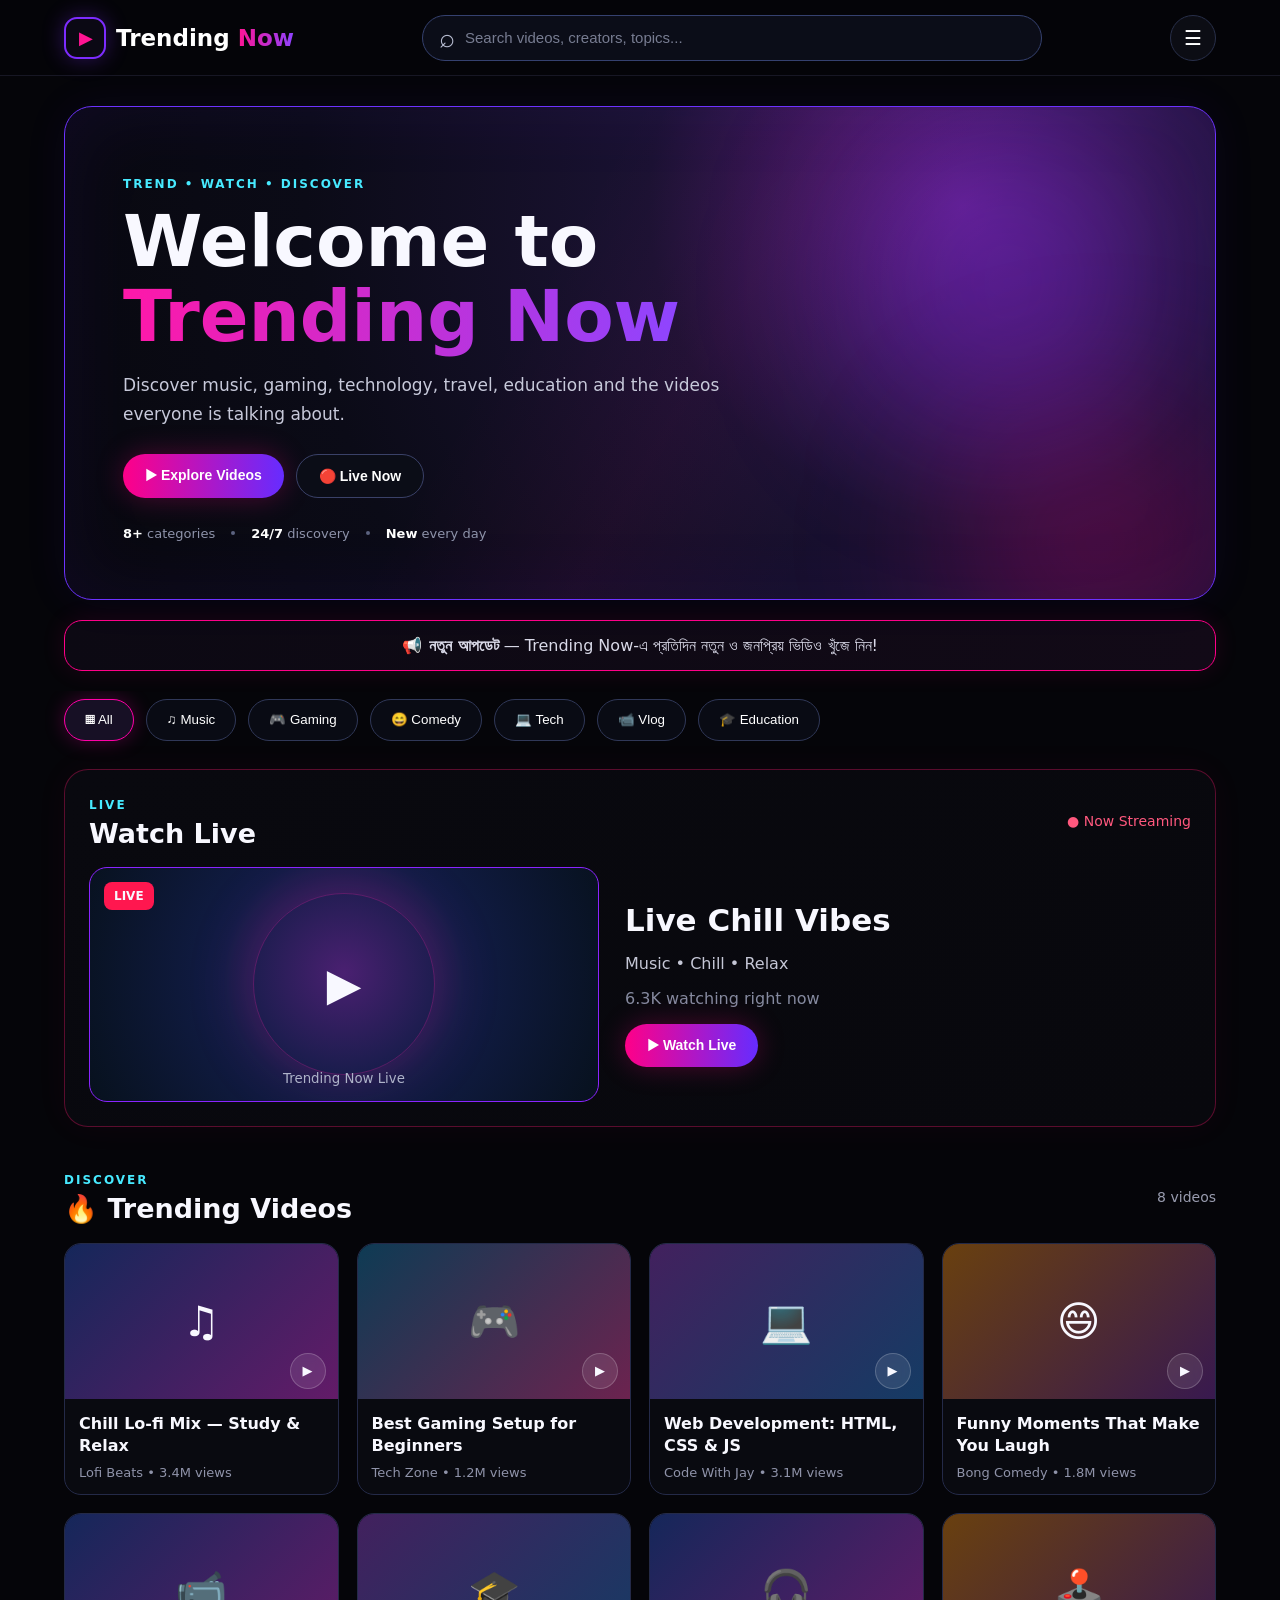
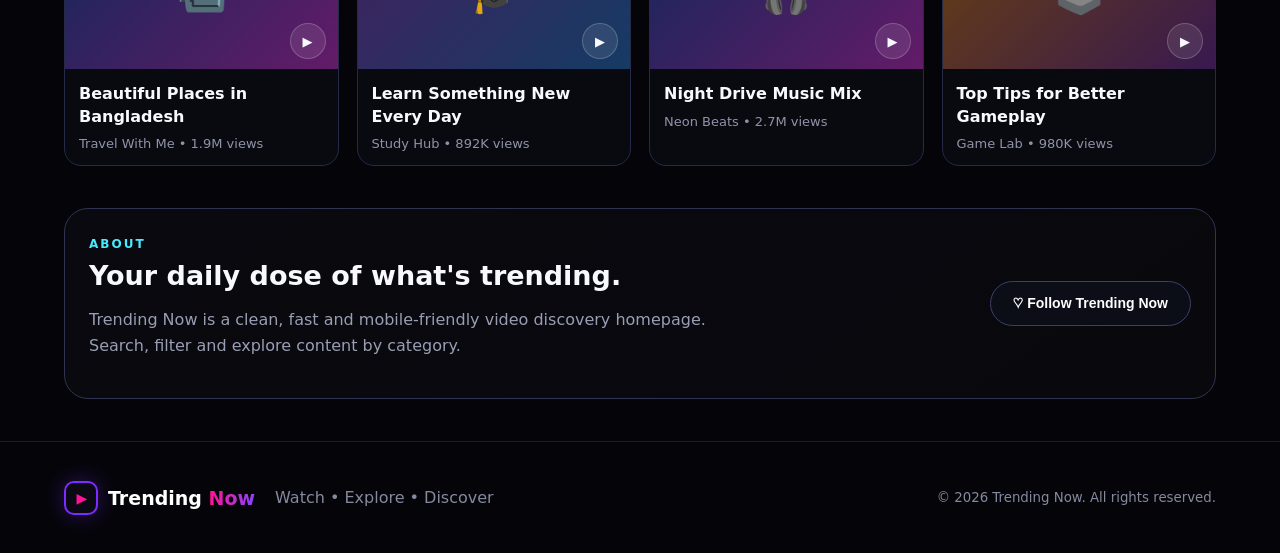
<file: index.html>
<!doctype html>
<html lang="bn">
<head>
  <meta charset="utf-8">
  <meta name="viewport" content="width=device-width, initial-scale=1">
  <meta name="theme-color" content="#07070c">
  <meta name="description" content="Trending Now — watch, explore and discover trending videos.">
  <title>Trending Now — Watch • Explore • Discover</title>
  <link rel="stylesheet" href="style.css">
</head>
<body>
<header class="topbar">
  <a class="brand" href="#top" aria-label="Trending Now home">
    <span class="logo"><span>▶</span></span><span>Trending <b>Now</b></span>
  </a>
  <div class="search"><span>⌕</span><input id="search" type="search" placeholder="Search videos, creators, topics..." autocomplete="off"></div>
  <button class="icon" id="menuBtn" aria-label="Open menu">☰</button>
</header>

<main id="top">
  <section class="hero">
    <div class="hero-glow glow-one"></div><div class="hero-glow glow-two"></div>
    <div class="hero-content">
      <p class="eyebrow">TREND • WATCH • DISCOVER</p>
      <h1>Welcome to<br><strong>Trending Now</strong></h1>
      <p>Discover music, gaming, technology, travel, education and the videos everyone is talking about.</p>
      <div class="hero-actions">
        <button class="primary" id="watchNow">▶ Explore Videos</button>
        <button class="secondary" id="goLive">🔴 Live Now</button>
      </div>
      <div class="stats"><span><b>8+</b> categories</span><i></i><span><b>24/7</b> discovery</span><i></i><span><b>New</b> every day</span></div>
    </div>
  </section>

  <div class="notice"><span>📢</span><b>নতুন আপডেট</b> — Trending Now-এ প্রতিদিন নতুন ও জনপ্রিয় ভিডিও খুঁজে নিন!</div>

  <nav class="categories" id="categories" aria-label="Video categories">
    <button class="active" data-cat="All">▦ All</button>
    <button data-cat="Music">♫ Music</button>
    <button data-cat="Gaming">🎮 Gaming</button>
    <button data-cat="Comedy">😄 Comedy</button>
    <button data-cat="Tech">💻 Tech</button>
    <button data-cat="Vlog">📹 Vlog</button>
    <button data-cat="Education">🎓 Education</button>
  </nav>

  <section class="live panel" id="live">
    <div class="section-title"><div><span class="mini-label">LIVE</span><h2>Watch Live</h2></div><span class="now">● Now Streaming</span></div>
    <div class="live-content">
      <div class="live-thumb"><span class="live-badge">LIVE</span><div class="pulse">▶</div><small>Trending Now Live</small></div>
      <div class="live-info">
        <h2>Live Chill Vibes</h2>
        <p>Music • Chill • Relax</p>
        <p class="muted">6.3K watching right now</p>
        <button class="primary" onclick="showToast('Live player coming soon!')">▶ Watch Live</button>
      </div>
    </div>
  </section>

  <section id="trending" class="video-section">
    <div class="section-title"><div><span class="mini-label">DISCOVER</span><h2>🔥 Trending Videos</h2></div><span id="resultCount">8 videos</span></div>
    <div class="grid" id="videoGrid"></div>
  </section>

  <section class="about panel">
    <div><span class="mini-label">ABOUT</span><h2>Your daily dose of what's trending.</h2><p>Trending Now is a clean, fast and mobile-friendly video discovery homepage. Search, filter and explore content by category.</p></div>
    <button class="secondary" onclick="showToast('Thanks for visiting Trending Now!')">♡ Follow Trending Now</button>
  </section>
</main>

<footer>
  <div class="brand"><span class="logo"><span>▶</span></span><span>Trending <b>Now</b></span></div>
  <p>Watch • Explore • Discover</p>
  <small>© 2026 Trending Now. All rights reserved.</small>
</footer>

<div class="toast" id="toast" role="status"></div>
<script src="script.js"></script>
</body>
</html>
</file>
<file: style.css>
*{box-sizing:border-box}html{scroll-behavior:smooth}body{margin:0;background:#050509;color:#f8f8ff;font-family:Inter,system-ui,-apple-system,BlinkMacSystemFont,"Segoe UI",Arial,sans-serif;overflow-x:hidden}.topbar{min-height:76px;display:flex;align-items:center;gap:22px;padding:0 5%;border-bottom:1px solid #171724;position:sticky;top:0;background:rgba(5,5,9,.88);backdrop-filter:blur(18px);z-index:20}.brand{display:flex;align-items:center;gap:10px;font-size:23px;font-weight:800;color:#fff;text-decoration:none;white-space:nowrap}.brand b{background:linear-gradient(90deg,#ff1493,#8d42ff);-webkit-background-clip:text;color:transparent}.logo{display:grid;place-items:center;width:42px;height:42px;border:2px solid #7d2cff;border-radius:13px;background:#0b0914;box-shadow:0 0 22px #7d2cff55;color:#ff1493}.logo span{font-size:18px;margin-left:2px}.search{height:46px;max-width:620px;flex:1;margin:auto;border:1px solid #35416f;border-radius:28px;display:flex;align-items:center;padding:0 16px;background:#0b0d18;transition:.2s}.search:focus-within{border-color:#ff16b8;box-shadow:0 0 20px #ff16b833}.search span{font-size:27px;margin-right:8px;color:#b8bdd2}.search input{width:100%;background:none;border:0;outline:0;color:#fff;font-size:15px}.search input::placeholder{color:#777c91}.icon{background:#0c0d14;border:1px solid #29304b;color:#fff;border-radius:50%;width:46px;height:46px;font-size:20px;cursor:pointer}.hero{margin:30px 5% 20px;min-height:430px;border:1px solid #6d32ff;border-radius:28px;padding:58px;overflow:hidden;position:relative;background:radial-gradient(circle at 78% 20%,#572080 0,#1a1232 32%,#0b0b17 67%,#08080e 100%);box-shadow:inset 0 0 80px #6625ff16,0 0 45px #572cff12}.hero:before{content:"";position:absolute;inset:0;background:linear-gradient(120deg,transparent 40%,#ff0a8b0c,transparent 70%);pointer-events:none}.hero-content{position:relative;z-index:2;max-width:690px}.hero-glow{position:absolute;border-radius:50%;filter:blur(80px);pointer-events:none}.glow-one{width:300px;height:300px;right:5%;top:5%;background:#8b24ff44}.glow-two{width:300px;height:260px;right:-3%;bottom:-15%;background:#ff008c3d}.eyebrow,.mini-label{color:#47eaff;font-weight:800;letter-spacing:2px;font-size:12px}.hero h1{font-size:clamp(40px,7vw,72px);line-height:1.04;margin:13px 0}.hero h1 strong{background:linear-gradient(90deg,#ff18a8,#8e45ff);-webkit-background-clip:text;color:transparent}.hero p:not(.eyebrow){color:#c7c9da;max-width:610px;font-size:17px;line-height:1.7}.hero-actions{display:flex;gap:12px;flex-wrap:wrap;margin-top:25px}.primary,.secondary{border-radius:26px;padding:13px 22px;font-weight:800;cursor:pointer;font-size:14px;transition:.2s}.primary{border:0;background:linear-gradient(90deg,#ff0088,#662cff);color:#fff;box-shadow:0 0 28px #ff008844}.primary:hover{transform:translateY(-2px);box-shadow:0 0 35px #ff008866}.secondary{border:1px solid #3a4168;background:#0b0d17;color:#fff}.secondary:hover{border-color:#ff16b8;box-shadow:0 0 20px #ff16b833}.stats{display:flex;gap:16px;align-items:center;margin-top:28px;color:#8e93aa;font-size:13px}.stats b{color:#fff}.stats i{width:4px;height:4px;border-radius:50%;background:#5c6380}.notice{margin:20px 5%;padding:15px 20px;border:1px solid #ff0088;border-radius:18px;text-align:center;background:linear-gradient(90deg,#0c0913,#120a17);color:#d9d9e8;box-shadow:0 0 24px #ff00881c}.notice span{margin-right:7px}.categories{display:flex;gap:12px;overflow:auto;padding:8px 5% 28px;scrollbar-width:none}.categories::-webkit-scrollbar{display:none}.categories button{flex:0 0 auto;border:1px solid #303858;border-radius:24px;background:#090b14;color:#fff;padding:12px 20px;cursor:pointer;transition:.2s}.categories button:hover{border-color:#7e38ff}.categories button.active{border-color:#ff00a8;box-shadow:0 0 20px #ff00a844;background:#171025}.panel,.video-section{margin:0 5% 42px}.panel{border:1px solid #2b2d45;border-radius:24px;padding:24px;background:linear-gradient(145deg,#09090f,#08080d)}.live{border-color:#ff176d55;box-shadow:0 0 35px #ff176d0b}.section-title{display:flex;justify-content:space-between;align-items:center;margin-bottom:18px;gap:15px}.section-title h2{margin:5px 0 0;font-size:27px}.section-title>span{color:#999caf;font-size:14px}.section-title .now{color:#ff587e}.live-content{display:flex;gap:26px;align-items:center}.live-thumb{height:235px;max-width:510px;flex:1;border-radius:18px;border:1px solid #8a24ff;background:radial-gradient(circle at 50% 45%,#4a2071,#111c46 42%,#07111d);display:grid;place-items:center;position:relative;overflow:hidden}.live-thumb:after{content:"";position:absolute;width:180px;height:180px;border-radius:50%;border:1px solid #ff20a544;box-shadow:0 0 70px #ff20a533}.pulse{font-size:45px;z-index:2}.live-thumb small{position:absolute;bottom:15px;color:#aeb3c9;z-index:2}.live-badge{position:absolute;left:14px;top:14px;background:#ff174f;border-radius:8px;padding:7px 10px;font-size:12px;font-weight:900;z-index:2}.live-info{flex:1}.live-info h2{font-size:31px;margin:0 0 7px}.live-info p{color:#c5c7d6}.muted{color:#858a9f!important}.grid{display:grid;grid-template-columns:repeat(4,1fr);gap:18px}.card{background:#090a10;border:1px solid #242a48;border-radius:17px;overflow:hidden;transition:.22s}.card:hover{transform:translateY(-5px);border-color:#b016ff;box-shadow:0 0 26px #5b2cff35}.thumb{height:155px;display:grid;place-items:center;font-size:42px;position:relative;background:linear-gradient(135deg,#15275a,#631b68)}.thumb:after{content:"▶";display:grid;place-items:center;position:absolute;right:12px;bottom:10px;width:34px;height:34px;border-radius:50%;font-size:13px;background:#ffffff18;border:1px solid #ffffff33;backdrop-filter:blur(5px)}.card:nth-child(2n) .thumb{background:linear-gradient(135deg,#0e3b54,#6c234f)}.card:nth-child(3n) .thumb{background:linear-gradient(135deg,#42215e,#153b64)}.card:nth-child(4n) .thumb{background:linear-gradient(135deg,#69400f,#38194f)}.card-body{padding:14px}.card h3{font-size:16px;line-height:1.4;margin:0 0 8px}.meta{font-size:13px;color:#8f93a9}.empty{grid-column:1/-1;text-align:center;padding:45px;color:#9a9daf}.about{display:flex;justify-content:space-between;align-items:center;gap:30px;border-color:#303451}.about h2{font-size:27px;margin:8px 0}.about p{max-width:650px;color:#999eb3;line-height:1.6}.toast{position:fixed;left:50%;bottom:24px;transform:translate(-50%,20px);opacity:0;pointer-events:none;background:#161321;border:1px solid #ff16b8;color:#fff;padding:12px 18px;border-radius:25px;box-shadow:0 0 25px #ff16b833;transition:.25s;z-index:50}.toast.show{opacity:1;transform:translate(-50%,0)}footer{border-top:1px solid #1b1c2d;padding:30px 5%;display:flex;align-items:center;gap:20px;flex-wrap:wrap;color:#85899e}footer .brand{font-size:19px}footer .logo{width:34px;height:34px;border-radius:10px}footer .logo span{font-size:14px}footer small{margin-left:auto}@media(max-width:900px){.grid{grid-template-columns:repeat(2,1fr)}.hero{padding:45px 35px}.live-content{flex-direction:column;align-items:stretch}.live-thumb{max-width:none}.about{flex-direction:column;align-items:flex-start}}@media(max-width:620px){.topbar{gap:10px;padding:10px 5%;flex-wrap:wrap}.topbar .brand{font-size:20px}.topbar .logo{width:38px;height:38px}.search{order:3;flex-basis:100%;max-width:none}.hero{margin-top:20px;min-height:390px;padding:34px 23px;border-radius:23px}.hero h1{font-size:40px}.hero p:not(.eyebrow){font-size:15px}.stats{gap:9px;font-size:11px}.stats i{display:none}.notice{font-size:14px}.grid{grid-template-columns:1fr}.panel,.video-section{margin-bottom:30px}.section-title h2{font-size:22px}.live-info h2{font-size:26px}.about h2{font-size:23px}footer small{margin-left:0;width:100%}}
</file>
